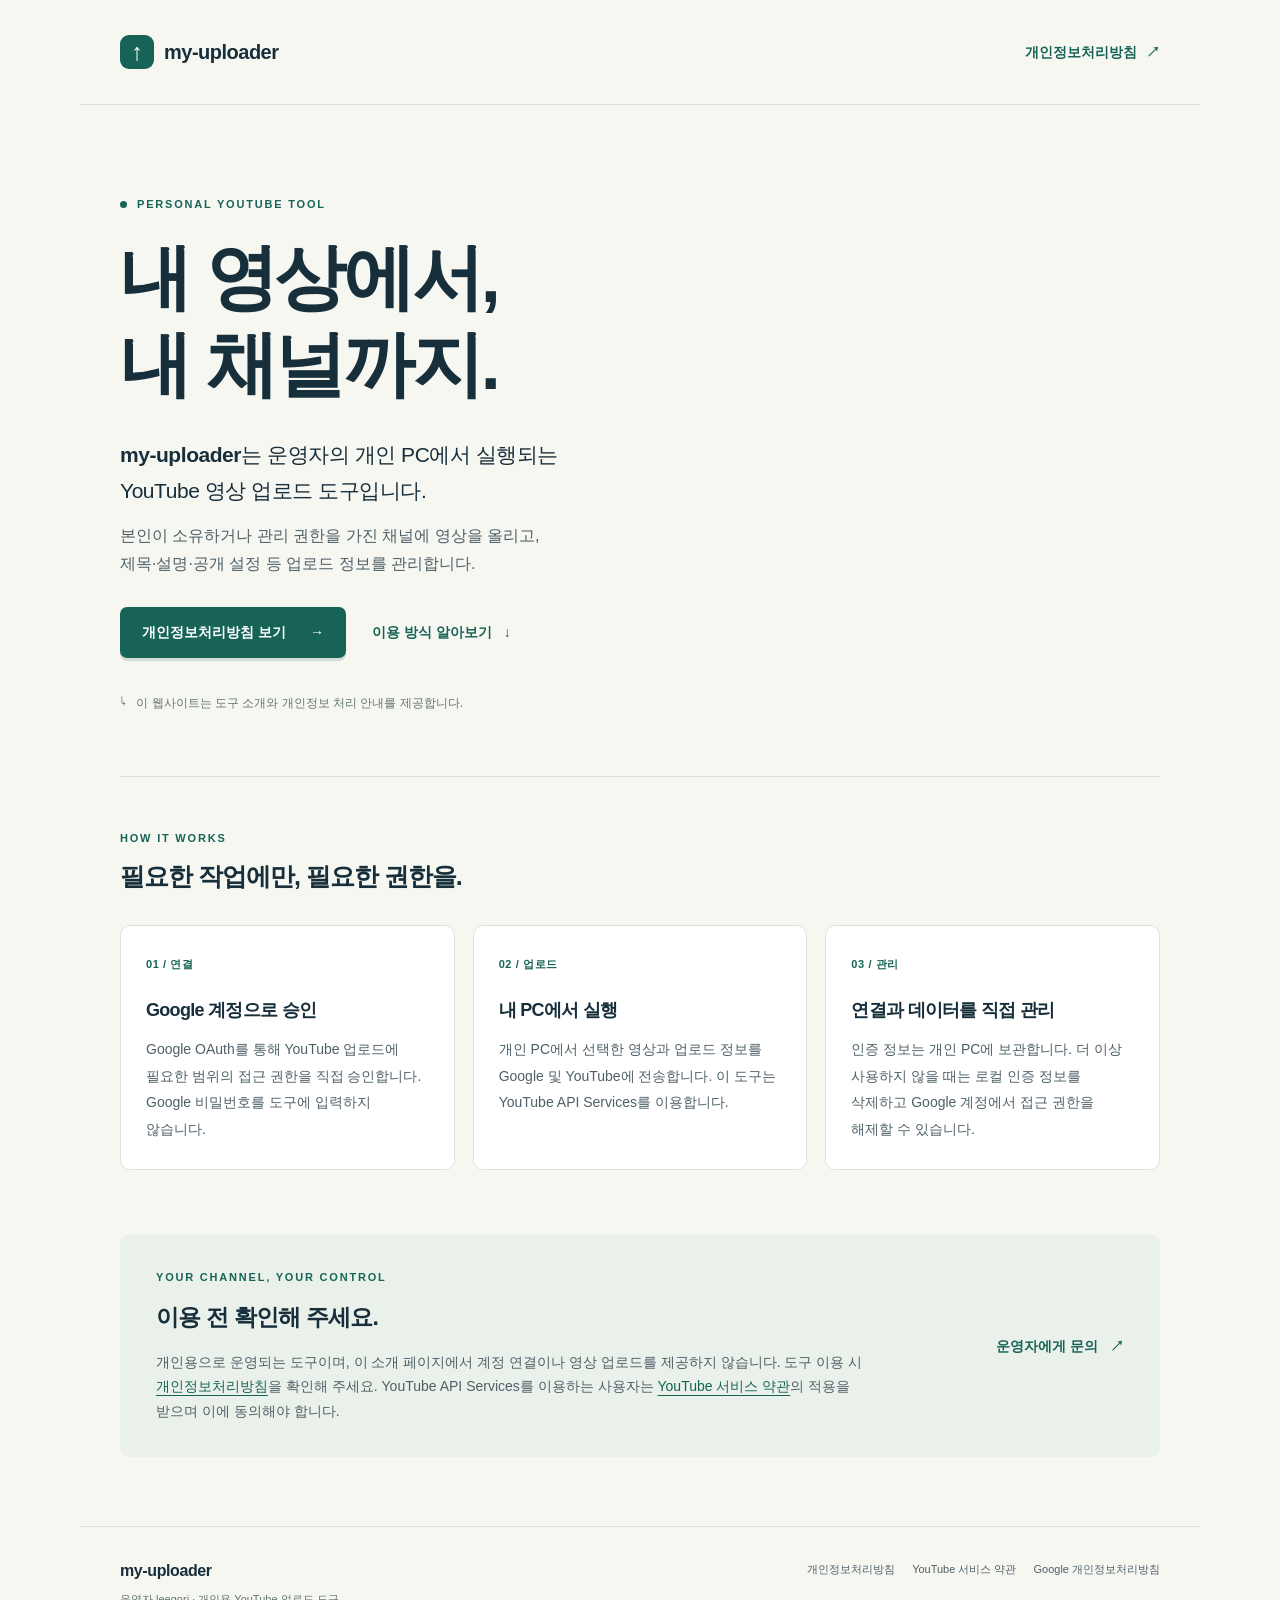
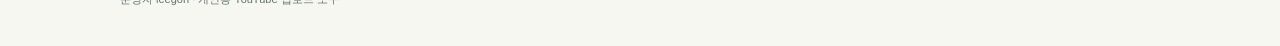
<file: index.html>
<!doctype html>
<html lang="ko">
<head>
  <meta name="google-site-verification" content="ULojeDrrRSToH4jxnTNEQjzWT057sjNwuF2OP07iXBw" />
  <meta charset="utf-8">
  <meta name="viewport" content="width=device-width, initial-scale=1">
  <meta name="description" content="my-uploader는 개인 PC에서 본인의 YouTube 채널에 영상을 업로드하는 개인용 도구입니다.">
  <title>my-uploader — 개인용 YouTube 업로더</title>
  <link rel="stylesheet" href="styles.css">
</head>
<body>
  <a class="skip-link" href="#main">본문으로 건너뛰기</a>
  <header class="site-header wrap">
    <a class="brand" href="index.html" aria-label="my-uploader 홈"><span class="brand-mark" aria-hidden="true">↑</span>my-uploader</a>
    <nav aria-label="주요 메뉴"><a href="privacy.html">개인정보처리방침 <span aria-hidden="true">↗</span></a></nav>
  </header>

  <main id="main" class="wrap">
    <section class="hero" aria-labelledby="hero-title">
      <p class="eyebrow"><span class="status-dot" aria-hidden="true"></span> PERSONAL YOUTUBE TOOL</p>
      <h1 id="hero-title">내 영상에서,<br>내 채널까지.</h1>
      <p class="hero-description"><strong>my-uploader</strong>는 운영자의 개인 PC에서 실행되는<br class="desktop-break"> YouTube 영상 업로드 도구입니다.</p>
      <p class="hero-detail">본인이 소유하거나 관리 권한을 가진 채널에 영상을 올리고,<br class="desktop-break"> 제목·설명·공개 설정 등 업로드 정보를 관리합니다.</p>
      <div class="hero-actions">
        <a class="button primary" href="privacy.html">개인정보처리방침 보기 <span aria-hidden="true">→</span></a>
        <a class="text-link" href="#how-it-works">이용 방식 알아보기 <span aria-hidden="true">↓</span></a>
      </div>
      <div class="hero-note"><span aria-hidden="true">↳</span> 이 웹사이트는 도구 소개와 개인정보 처리 안내를 제공합니다.</div>
    </section>

    <section id="how-it-works" class="features-section" aria-labelledby="features-title">
      <div class="section-heading"><p class="eyebrow">HOW IT WORKS</p><h2 id="features-title">필요한 작업에만, 필요한 권한을.</h2></div>
      <div class="feature-grid">
        <article class="feature-card"><span class="step">01 / 연결</span><h3>Google 계정으로 승인</h3><p>Google OAuth를 통해 YouTube 업로드에 필요한 범위의 접근 권한을 직접 승인합니다. Google 비밀번호를 도구에 입력하지 않습니다.</p></article>
        <article class="feature-card"><span class="step">02 / 업로드</span><h3>내 PC에서 실행</h3><p>개인 PC에서 선택한 영상과 업로드 정보를 Google 및 YouTube에 전송합니다. 이 도구는 YouTube API Services를 이용합니다.</p></article>
        <article class="feature-card"><span class="step">03 / 관리</span><h3>연결과 데이터를 직접 관리</h3><p>인증 정보는 개인 PC에 보관합니다. 더 이상 사용하지 않을 때는 로컬 인증 정보를 삭제하고 Google 계정에서 접근 권한을 해제할 수 있습니다.</p></article>
      </div>
    </section>

    <section class="info-panel" aria-labelledby="info-title"><div><p class="eyebrow">YOUR CHANNEL, YOUR CONTROL</p><h2 id="info-title">이용 전 확인해 주세요.</h2><p>개인용으로 운영되는 도구이며, 이 소개 페이지에서 계정 연결이나 영상 업로드를 제공하지 않습니다. 도구 이용 시 <a href="privacy.html">개인정보처리방침</a>을 확인해 주세요. YouTube API Services를 이용하는 사용자는 <a href="https://www.youtube.com/t/terms">YouTube 서비스 약관</a>의 적용을 받으며 이에 동의해야 합니다.</p></div><a class="text-link" href="https://github.com/leegori/leegori.github.io/issues">운영자에게 문의 <span aria-hidden="true">↗</span></a></section>
  </main>

  <footer class="site-footer wrap"><div><span class="footer-brand">my-uploader</span><p>운영자 leegori · 개인용 YouTube 업로드 도구</p></div><div class="footer-links"><a href="privacy.html">개인정보처리방침</a><a href="https://www.youtube.com/t/terms">YouTube 서비스 약관</a><a href="https://policies.google.com/privacy">Google 개인정보처리방침</a></div></footer>
</body>
</html>
</file>
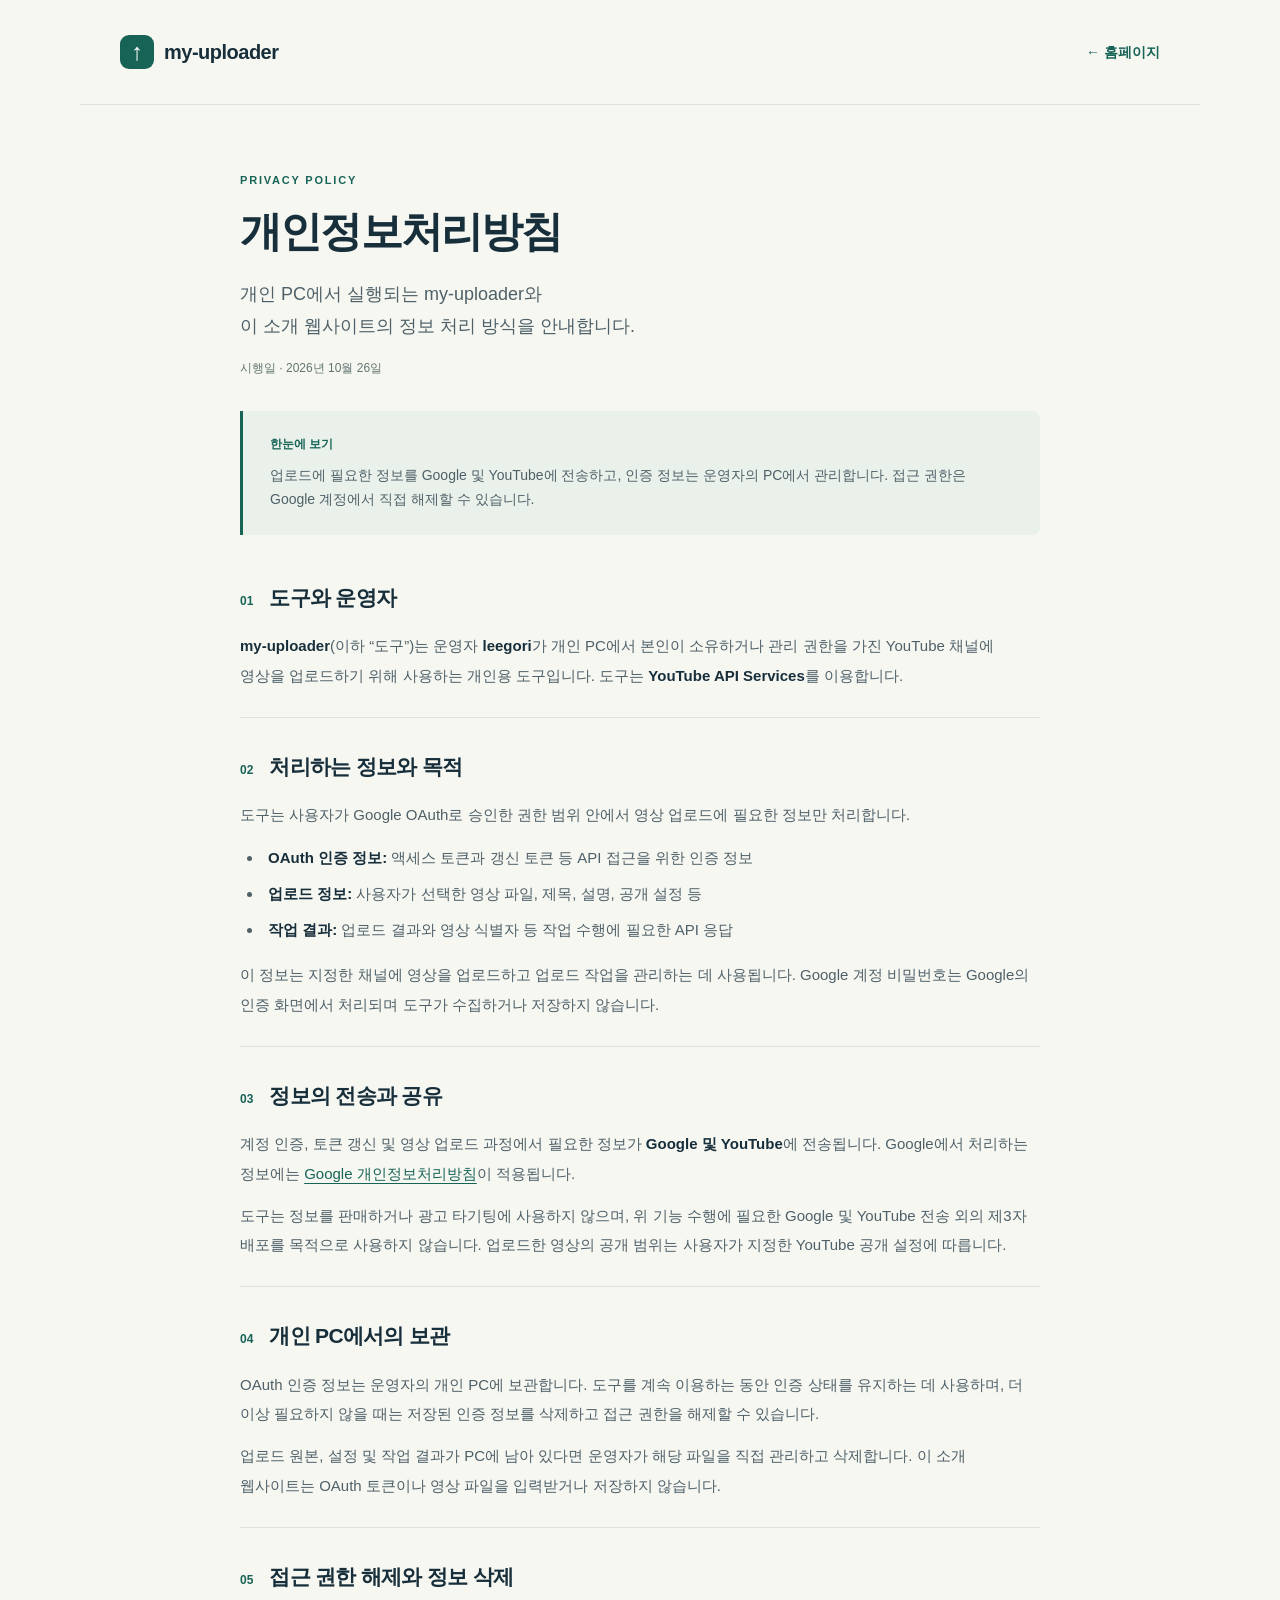
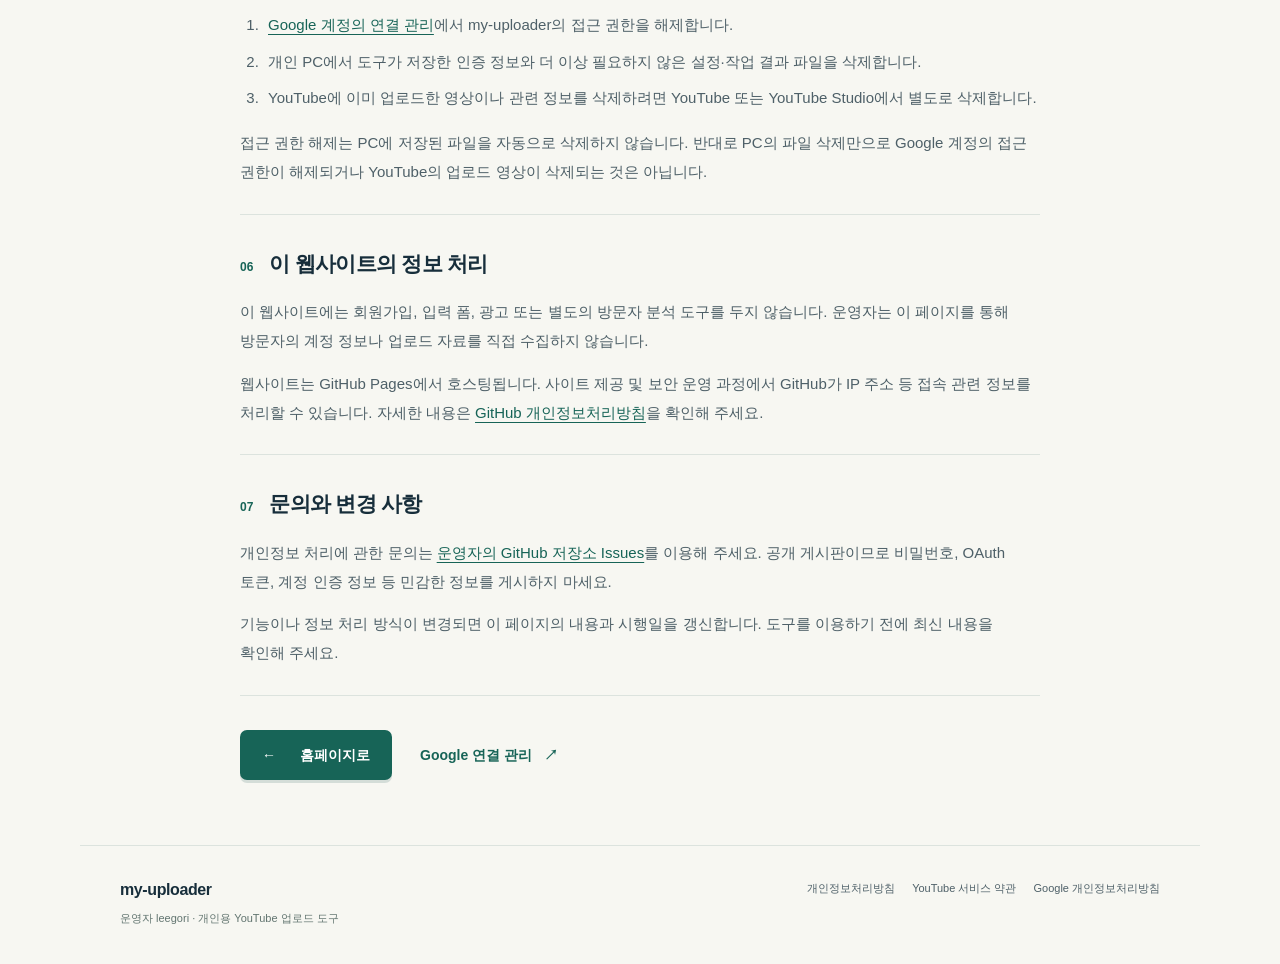
<file: privacy.html>
<!doctype html>
<html lang="ko">
<head>
  <meta charset="utf-8">
  <meta name="viewport" content="width=device-width, initial-scale=1">
  <meta name="description" content="my-uploader의 정보 처리 목적, 개인 PC의 인증 정보 보관, Google 접근 권한 해제 및 삭제 방법을 안내합니다.">
  <title>개인정보처리방침 — my-uploader</title>
  <link rel="stylesheet" href="styles.css">
</head>
<body>
  <a class="skip-link" href="#main">본문으로 건너뛰기</a>
  <header class="site-header wrap"><a class="brand" href="index.html" aria-label="my-uploader 홈"><span class="brand-mark" aria-hidden="true">↑</span>my-uploader</a><nav aria-label="주요 메뉴"><a href="index.html"><span aria-hidden="true">←</span> 홈페이지</a></nav></header>
  <main id="main" class="wrap policy-layout">
    <header class="policy-header"><p class="eyebrow">PRIVACY POLICY</p><h1>개인정보처리방침</h1><p class="policy-intro">개인 PC에서 실행되는 my-uploader와<br class="desktop-break"> 이 소개 웹사이트의 정보 처리 방식을 안내합니다.</p><p class="effective-date">시행일 · 2026년 10월 26일</p></header>
    <div class="policy-summary"><span class="summary-label">한눈에 보기</span><p>업로드에 필요한 정보를 Google 및 YouTube에 전송하고, 인증 정보는 운영자의 PC에서 관리합니다. 접근 권한은 Google 계정에서 직접 해제할 수 있습니다.</p></div>
    <article class="policy-body" aria-label="개인정보처리방침 본문">
      <section><h2><span>01</span> 도구와 운영자</h2><p><strong>my-uploader</strong>(이하 “도구”)는 운영자 <strong>leegori</strong>가 개인 PC에서 본인이 소유하거나 관리 권한을 가진 YouTube 채널에 영상을 업로드하기 위해 사용하는 개인용 도구입니다. 도구는 <strong>YouTube API Services</strong>를 이용합니다.</p></section>
      <section><h2><span>02</span> 처리하는 정보와 목적</h2><p>도구는 사용자가 Google OAuth로 승인한 권한 범위 안에서 영상 업로드에 필요한 정보만 처리합니다.</p><ul><li><strong>OAuth 인증 정보:</strong> 액세스 토큰과 갱신 토큰 등 API 접근을 위한 인증 정보</li><li><strong>업로드 정보:</strong> 사용자가 선택한 영상 파일, 제목, 설명, 공개 설정 등</li><li><strong>작업 결과:</strong> 업로드 결과와 영상 식별자 등 작업 수행에 필요한 API 응답</li></ul><p>이 정보는 지정한 채널에 영상을 업로드하고 업로드 작업을 관리하는 데 사용됩니다. Google 계정 비밀번호는 Google의 인증 화면에서 처리되며 도구가 수집하거나 저장하지 않습니다.</p></section>
      <section><h2><span>03</span> 정보의 전송과 공유</h2><p>계정 인증, 토큰 갱신 및 영상 업로드 과정에서 필요한 정보가 <strong>Google 및 YouTube</strong>에 전송됩니다. Google에서 처리하는 정보에는 <a href="https://policies.google.com/privacy">Google 개인정보처리방침</a>이 적용됩니다.</p><p>도구는 정보를 판매하거나 광고 타기팅에 사용하지 않으며, 위 기능 수행에 필요한 Google 및 YouTube 전송 외의 제3자 배포를 목적으로 사용하지 않습니다. 업로드한 영상의 공개 범위는 사용자가 지정한 YouTube 공개 설정에 따릅니다.</p></section>
      <section><h2><span>04</span> 개인 PC에서의 보관</h2><p>OAuth 인증 정보는 운영자의 개인 PC에 보관합니다. 도구를 계속 이용하는 동안 인증 상태를 유지하는 데 사용하며, 더 이상 필요하지 않을 때는 저장된 인증 정보를 삭제하고 접근 권한을 해제할 수 있습니다.</p><p>업로드 원본, 설정 및 작업 결과가 PC에 남아 있다면 운영자가 해당 파일을 직접 관리하고 삭제합니다. 이 소개 웹사이트는 OAuth 토큰이나 영상 파일을 입력받거나 저장하지 않습니다.</p></section>
      <section><h2><span>05</span> 접근 권한 해제와 정보 삭제</h2><ol><li><a href="https://myaccount.google.com/permissions">Google 계정의 연결 관리</a>에서 my-uploader의 접근 권한을 해제합니다.</li><li>개인 PC에서 도구가 저장한 인증 정보와 더 이상 필요하지 않은 설정·작업 결과 파일을 삭제합니다.</li><li>YouTube에 이미 업로드한 영상이나 관련 정보를 삭제하려면 YouTube 또는 YouTube Studio에서 별도로 삭제합니다.</li></ol><p>접근 권한 해제는 PC에 저장된 파일을 자동으로 삭제하지 않습니다. 반대로 PC의 파일 삭제만으로 Google 계정의 접근 권한이 해제되거나 YouTube의 업로드 영상이 삭제되는 것은 아닙니다.</p></section>
      <section><h2><span>06</span> 이 웹사이트의 정보 처리</h2><p>이 웹사이트에는 회원가입, 입력 폼, 광고 또는 별도의 방문자 분석 도구를 두지 않습니다. 운영자는 이 페이지를 통해 방문자의 계정 정보나 업로드 자료를 직접 수집하지 않습니다.</p><p>웹사이트는 GitHub Pages에서 호스팅됩니다. 사이트 제공 및 보안 운영 과정에서 GitHub가 IP 주소 등 접속 관련 정보를 처리할 수 있습니다. 자세한 내용은 <a href="https://docs.github.com/en/site-policy/privacy-policies/github-general-privacy-statement">GitHub 개인정보처리방침</a>을 확인해 주세요.</p></section>
      <section><h2><span>07</span> 문의와 변경 사항</h2><p>개인정보 처리에 관한 문의는 <a href="https://github.com/leegori/leegori.github.io/issues">운영자의 GitHub 저장소 Issues</a>를 이용해 주세요. 공개 게시판이므로 비밀번호, OAuth 토큰, 계정 인증 정보 등 민감한 정보를 게시하지 마세요.</p><p>기능이나 정보 처리 방식이 변경되면 이 페이지의 내용과 시행일을 갱신합니다. 도구를 이용하기 전에 최신 내용을 확인해 주세요.</p></section>
    </article>
    <div class="policy-bottom"><a class="button primary" href="index.html"><span aria-hidden="true">←</span> 홈페이지로</a><a class="text-link" href="https://myaccount.google.com/permissions">Google 연결 관리 <span aria-hidden="true">↗</span></a></div>
  </main>
  <footer class="site-footer wrap"><div><span class="footer-brand">my-uploader</span><p>운영자 leegori · 개인용 YouTube 업로드 도구</p></div><div class="footer-links"><a href="privacy.html" aria-current="page">개인정보처리방침</a><a href="https://www.youtube.com/t/terms">YouTube 서비스 약관</a><a href="https://policies.google.com/privacy">Google 개인정보처리방침</a></div></footer>
</body>
</html>
</file>
<file: styles.css>
:root{color-scheme:light;--paper:#f7f7f2;--surface:#fff;--navy:#172e3b;--body:#4e6068;--teal:#176457;--line:#dce3de;--tint:#eaf1eb;--muted:#627570}*{box-sizing:border-box}html{scroll-behavior:smooth;scroll-padding-top:24px}body{margin:0;background:var(--paper);color:var(--navy);font-family:-apple-system,BlinkMacSystemFont,"Segoe UI","Apple SD Gothic Neo","Malgun Gothic",sans-serif;line-height:1.75;word-break:keep-all;overflow-wrap:break-word}a{color:var(--teal);text-underline-offset:4px}a:hover{text-decoration-thickness:2px}a:focus-visible{outline:3px solid #299a83;outline-offset:5px;border-radius:3px}.wrap{max-width:1120px;margin:0 auto;padding-left:40px;padding-right:40px}.skip-link{position:absolute;top:-80px;left:16px;z-index:10;padding:10px 16px;background:var(--navy);color:#fff}.skip-link:focus{top:12px}.site-header{min-height:105px;display:flex;align-items:center;justify-content:space-between;gap:24px;border-bottom:1px solid var(--line)}.brand{display:inline-flex;align-items:center;gap:10px;color:var(--navy);font-size:20px;font-weight:750;letter-spacing:-.5px;text-decoration:none}.brand-mark{display:grid;place-items:center;width:34px;height:34px;border-radius:9px;background:var(--teal);color:white;font-size:24px;line-height:1}.site-header nav a{font-size:14px;font-weight:600;text-decoration:none}.site-header nav span{padding-left:5px}.eyebrow{margin:0 0 20px;color:var(--teal);font-size:11px;font-weight:750;letter-spacing:1.8px}.hero{padding:90px 0 62px}.hero .eyebrow{display:flex;gap:10px;align-items:center}.status-dot{height:7px;width:7px;border-radius:50%;background:var(--teal)}h1,h2,h3,p{margin-top:0}.hero h1{font-size:clamp(44px,6.4vw,72px);line-height:1.2;letter-spacing:-3.2px;font-weight:750;margin-bottom:30px}.hero-description{font-size:21px;line-height:1.7;letter-spacing:-.45px;margin-bottom:14px}.hero-description strong{font-weight:650}.hero-detail{color:var(--body);font-size:16px;margin-bottom:29px}.hero-actions{display:flex;align-items:center;gap:26px;flex-wrap:wrap}.button{display:inline-flex;align-items:center;justify-content:center;gap:24px;padding:13px 22px;min-height:48px;border-radius:7px;font-size:14px;font-weight:650;text-decoration:none}.button.primary{color:#fff;background:var(--teal);box-shadow:0 3px 0 #0f4c4226}.button.primary:hover{background:#104e44}.text-link{display:inline-flex;align-items:center;gap:12px;font-size:14px;font-weight:650;text-decoration:none}.hero-note{margin-top:35px;font-size:12px;color:var(--muted)}.hero-note span{margin-right:7px}.features-section{padding:52px 0 64px;border-top:1px solid var(--line);scroll-margin-top:32px}.section-heading .eyebrow{margin-bottom:10px}.section-heading h2{font-size:25px;letter-spacing:-1px;line-height:1.5;margin-bottom:29px}.feature-grid{display:grid;grid-template-columns:repeat(3,1fr);gap:18px}.feature-card{padding:29px 25px 27px;background:var(--surface);border:1px solid var(--line);border-radius:10px}.step{display:block;color:var(--teal);font-size:11px;font-weight:750;letter-spacing:.6px;margin-bottom:23px}.feature-card h3{font-size:18px;letter-spacing:-.7px;margin-bottom:12px;line-height:1.5}.feature-card p{font-size:14px;line-height:1.9;color:var(--body);margin-bottom:0}.info-panel{padding:34px 36px;background:var(--tint);border-radius:10px;display:flex;gap:36px;align-items:center;justify-content:space-between;margin-bottom:69px}.info-panel>div{max-width:730px}.info-panel .eyebrow{margin-bottom:9px}.info-panel h2{font-size:23px;letter-spacing:-.8px;margin-bottom:13px}.info-panel p:not(.eyebrow){font-size:14px;color:var(--body);margin-bottom:0}.info-panel>.text-link{flex-shrink:0}.site-footer{border-top:1px solid var(--line);padding-top:30px;padding-bottom:36px;display:flex;justify-content:space-between;gap:25px;align-items:flex-start}.footer-brand{font-size:16px;font-weight:750;letter-spacing:-.4px}.site-footer p{font-size:11px;color:var(--muted);margin:5px 0 0}.footer-links{display:flex;gap:17px;flex-wrap:wrap;justify-content:flex-end;padding-top:3px}.footer-links a{font-size:11px;color:var(--body);text-decoration:none}.footer-links a:hover{text-decoration:underline}.policy-layout{max-width:880px;padding-top:66px;padding-bottom:65px}.policy-header .eyebrow{margin-bottom:13px}.policy-header h1{font-size:42px;line-height:1.4;letter-spacing:-1.8px;margin-bottom:16px}.policy-intro{font-size:18px;line-height:1.8;color:var(--body);margin-bottom:15px}.effective-date{font-size:12px;color:var(--muted);margin-bottom:32px}.policy-summary{padding:23px 27px;background:var(--tint);border-left:3px solid var(--teal);border-radius:0 8px 8px 0;margin-bottom:14px}.summary-label{color:var(--teal);font-size:12px;font-weight:750;display:block;margin-bottom:8px}.policy-summary p{font-size:14px;color:var(--body);margin:0}.policy-body section{padding:33px 0 27px;border-bottom:1px solid var(--line)}.policy-body h2{font-size:21px;letter-spacing:-.7px;margin-bottom:18px;line-height:1.5;display:flex;gap:16px;align-items:baseline}.policy-body h2 span{font-size:12px;color:var(--teal);font-weight:650;letter-spacing:0}.policy-body p,.policy-body li{font-size:15px;color:var(--body);line-height:1.95}.policy-body p{margin-bottom:13px}.policy-body p:last-child{margin-bottom:0}.policy-body strong{font-weight:650;color:var(--navy)}.policy-body ul,.policy-body ol{padding-left:23px;margin:0 0 16px}.policy-body li{padding-left:5px;margin-bottom:7px}.policy-bottom{display:flex;gap:28px;align-items:center;flex-wrap:wrap;margin-top:34px}@media(max-width:800px){.wrap{padding-left:28px;padding-right:28px}.hero{padding-top:65px}.hero h1{letter-spacing:-2px}.feature-grid{gap:12px}.feature-card{padding:23px 20px}.feature-card h3{font-size:16px}.info-panel{display:block}.info-panel>.text-link{margin-top:22px}.site-footer{flex-direction:column;gap:17px}.footer-links{justify-content:flex-start}.policy-layout{padding-top:48px}}@media(max-width:600px){.wrap{padding-left:22px;padding-right:22px}.site-header{min-height:82px;gap:12px}.brand{font-size:18px;gap:8px}.brand-mark{width:30px;height:30px;font-size:21px}.site-header nav a{font-size:12px}.hero{padding-top:52px;padding-bottom:43px}.hero h1{font-size:45px;letter-spacing:-2.3px;margin-bottom:24px}.hero-description{font-size:18px}.hero-detail{font-size:14px}.desktop-break{display:none}.hero-actions{gap:20px}.hero-note{font-size:11px;margin-top:27px}.features-section{padding:36px 0 42px}.section-heading h2{font-size:22px;margin-bottom:22px}.feature-grid{grid-template-columns:1fr;gap:13px}.feature-card{padding:24px}.step{margin-bottom:14px}.feature-card h3{font-size:19px;margin-bottom:9px}.feature-card p{font-size:14px}.info-panel{padding:27px 24px;margin-bottom:43px}.info-panel .eyebrow{font-size:10px;letter-spacing:1.2px}.info-panel h2{font-size:21px}.footer-links{column-gap:15px;row-gap:9px}.site-footer{padding-top:26px;padding-bottom:28px}.policy-layout{padding-top:40px;padding-bottom:43px}.policy-header h1{font-size:33px;letter-spacing:-1.2px}.policy-intro{font-size:16px}.policy-summary{padding:20px}.policy-body section{padding:27px 0 23px}.policy-body h2{font-size:20px;gap:11px}.policy-body p,.policy-body li{font-size:14px}.policy-bottom{gap:22px}}@media(prefers-reduced-motion:reduce){html{scroll-behavior:auto}}
</file>
